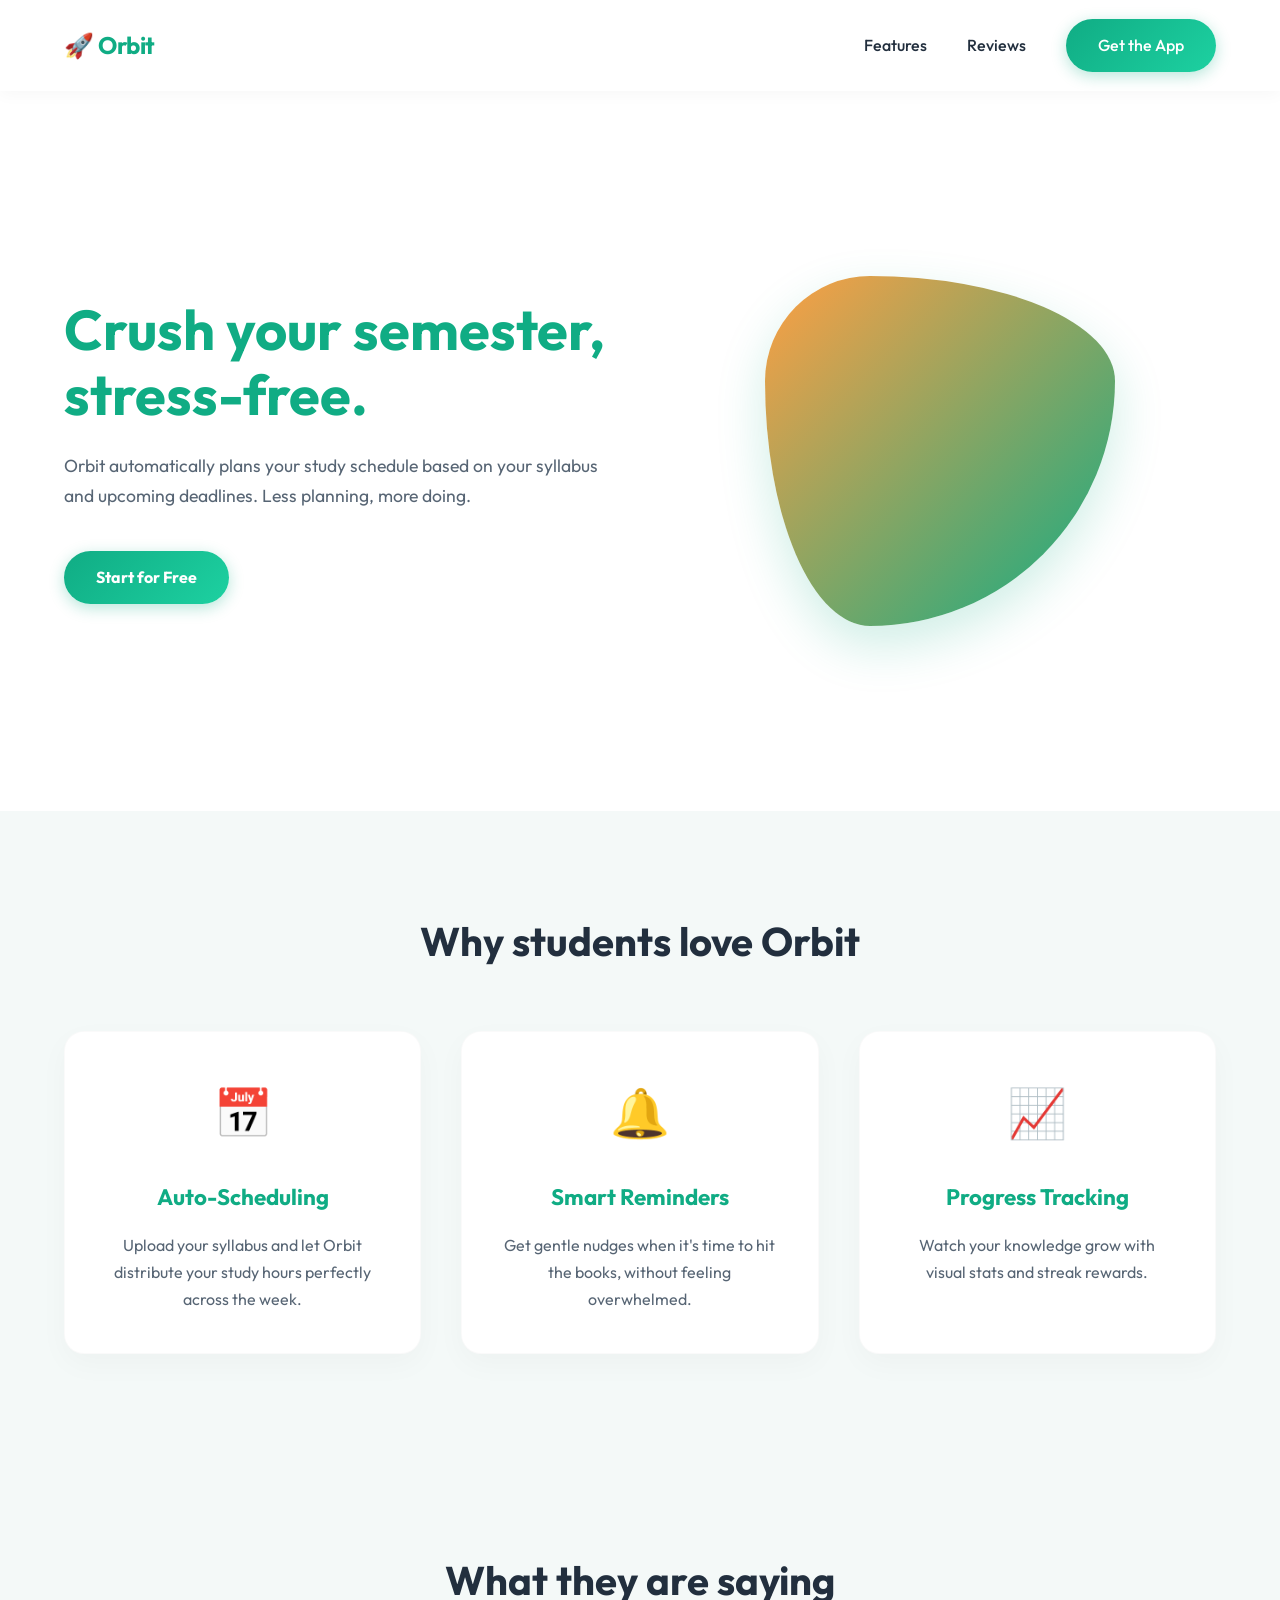
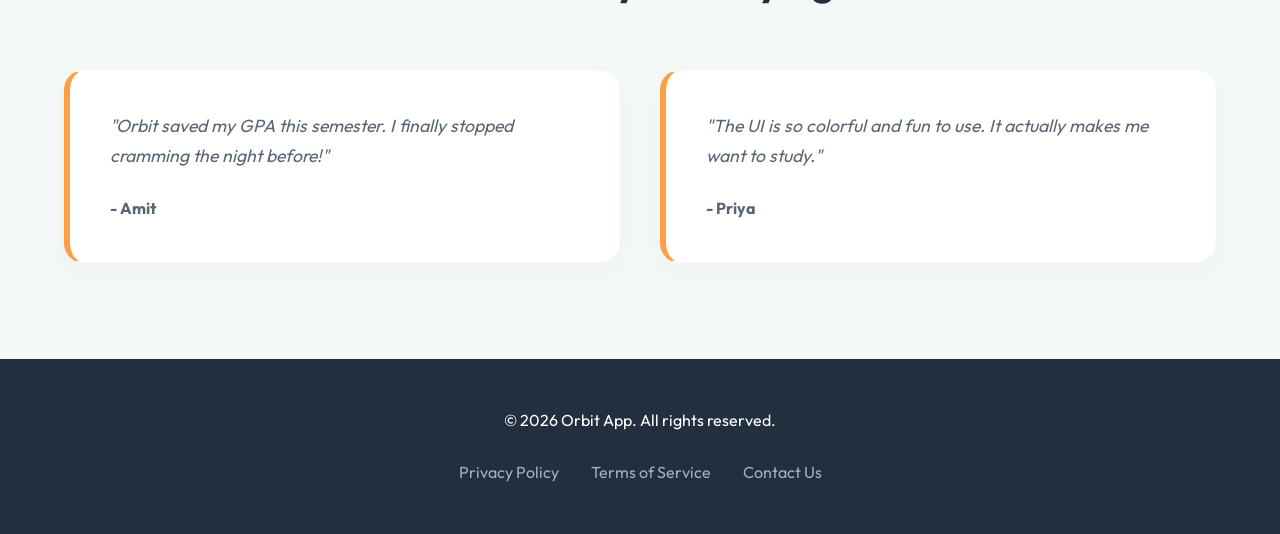
<file: Task_2/index.html>
<!DOCTYPE html>
<html lang="en">
<head>
    <meta charset="UTF-8">
    <meta name="viewport" content="width=device-width, initial-scale=1.0">
    <title>Orbit | Smart Study Planner</title>
    <link rel="stylesheet" href="style.css">
</head>
<body>

    <header>
        <div class="logo">🚀 Orbit</div>
        <nav>
            <ul class="nav-links">
                <li><a href="#features">Features</a></li>
                <li><a href="#testimonials">Reviews</a></li>
                <li><a href="#" class="btn">Get the App</a></li>
            </ul>
        </nav>
    </header>

    <section class="hero">
        <div class="hero-text">
            <h1>Crush your semester, stress-free.</h1>
            <p>Orbit automatically plans your study schedule based on your syllabus and upcoming deadlines. Less planning, more doing.</p>
            <a href="#" class="btn">Start for Free</a>
        </div>
        <div class="hero-img"><div class="mockup"></div></div>
    </section>

    <section id="features" class="section">
        <h2>Why students love Orbit</h2>
        <div class="grid">
            <div class="card"><div class="icon">📅</div><h3>Auto-Scheduling</h3><p>Upload your syllabus and let Orbit distribute your study hours perfectly across the week.</p></div>
            <div class="card"><div class="icon">🔔</div><h3>Smart Reminders</h3><p>Get gentle nudges when it's time to hit the books, without feeling overwhelmed.</p></div>
            <div class="card"><div class="icon">📈</div><h3>Progress Tracking</h3><p>Watch your knowledge grow with visual stats and streak rewards.</p></div>
        </div>
    </section>

    <section id="testimonials" class="section">
        <h2>What they are saying</h2>
        <div class="grid">
            <div class="card review">
                <p class="quote">"Orbit saved my GPA this semester. I finally stopped cramming the night before!"</p>
                <p class="author">- Amit</p>
            </div>
            <div class="card review">
                <p class="quote">"The UI is so colorful and fun to use. It actually makes me want to study."</p>
                <p class="author">- Priya</p>
            </div>
        </div>
    </section>

    <footer>
        <p>&copy; 2026 Orbit App. All rights reserved.</p>
        <div class="links">
            <a href="#">Privacy Policy</a> <a href="#">Terms of Service</a> <a href="#">Contact Us</a>
        </div>
    </footer>

</body>
</html>
</file>
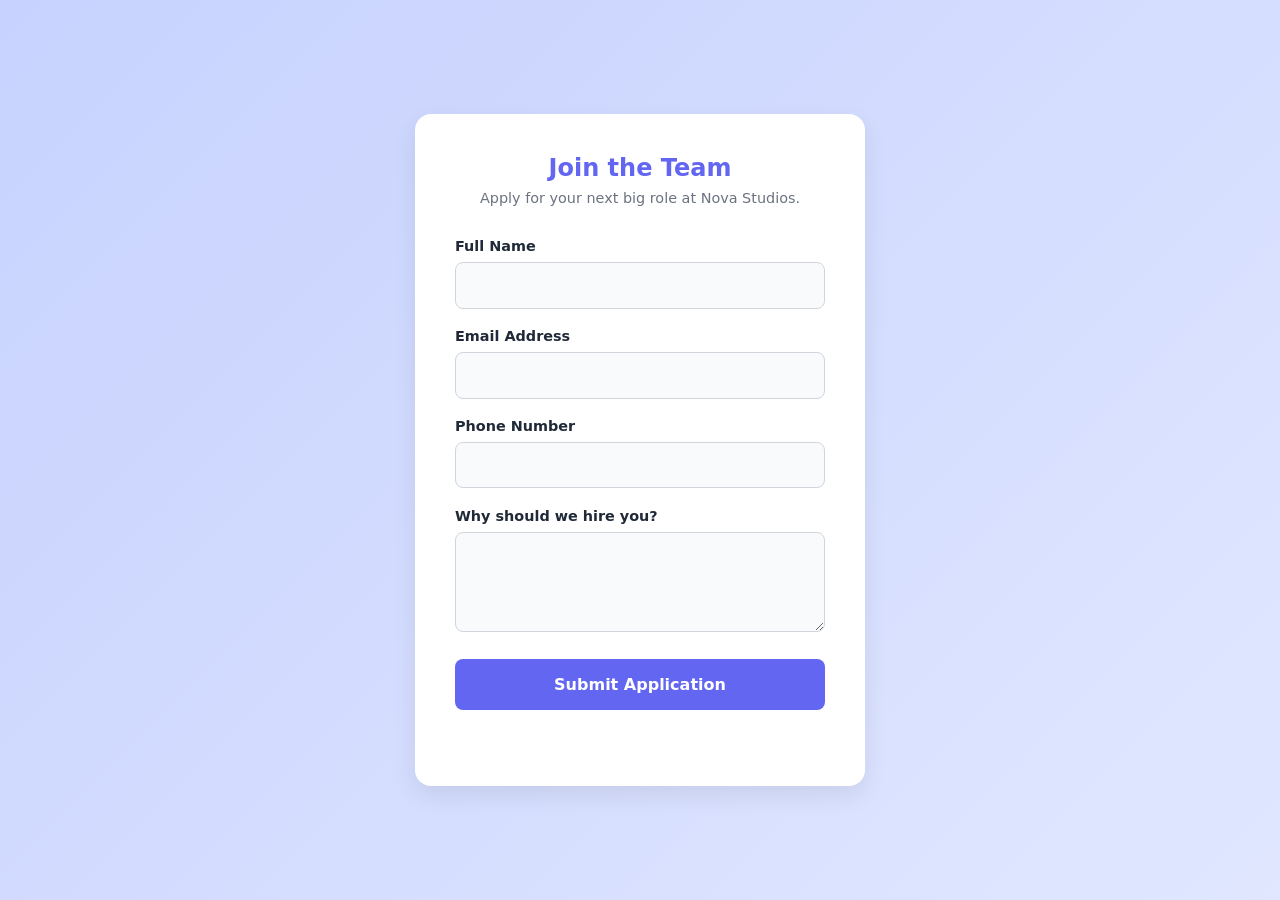
<file: Task_4/index.html>
<!DOCTYPE html>
<html lang="en">

<head>
  <meta charset="UTF-8">
  <meta name="viewport" content="width=device-width, initial-scale=1.0">
  <title>Join Nova Studios</title>
  <link rel="stylesheet" href="style.css">
</head>

<body>
  <div class="container">
    <h2>Join the Team</h2>
    <p class="subtitle">Apply for your next big role at Nova Studios.</p>
    <form id="app-form" novalidate>
      <div class="form-group">
        <label for="name">Full Name</label>
        <input type="text" id="name" name="name">
      </div>
      <div class="form-group">
        <label for="email">Email Address</label>
        <input type="text" id="email" name="email">
      </div>
      <div class="form-group">
        <label for="phone">Phone Number</label>
        <input type="tel" id="phone" name="phone">
      </div>
      <div class="form-group">
        <label for="message">Why should we hire you?</label>
        <textarea id="message" name="message"></textarea>
      </div>
      <button type="submit">Submit Application</button>
      <div id="status"></div>
    </form>
  </div>
  <script src="script.js"></script>
</body>

</html>
</file>
<file: Task_2/style.css>
@import url("https://fonts.googleapis.com/css2?family=Outfit:wght@400;500;700&display=swap");

:root {
  --primary: #10ac84;
  --primary-dark: #0b8767;
  --accent: #ff9f43;
  --bg: #f4f9f8;
  --dark: #222f3e;
  --light: #576574;
  --white: #ffffff;
}

* {
  margin: 0;
  padding: 0;
  box-sizing: border-box;
}

html {
  scroll-behavior: smooth;
}

body {
  background-color: var(--bg);
  color: var(--dark);
  font-family: "Outfit", system-ui, sans-serif;
  line-height: 1.7;
  overflow-x: hidden;
}

a {
  text-decoration: none;
  transition: all 0.3s ease;
}

/* Header & Navigation */
header {
  display: flex;
  justify-content: space-between;
  align-items: center;
  background-color: var(--white);
  padding: 1.2rem 5%;
  box-shadow: 0 4px 15px rgba(0, 0, 0, 0.03);
  position: sticky;
  top: 0;
  z-index: 100;
}

.logo {
  color: var(--primary);
  font-size: 1.5rem;
  font-weight: 700;
  letter-spacing: -0.5px;
}

.nav-links {
  display: flex;
  gap: 2.5rem;
  align-items: center;
  list-style: none;
}

.nav-links a {
  color: var(--dark);
  font-weight: 500;
}

.nav-links a:hover,
.nav-links a:focus {
  color: var(--primary);
  outline: none;
}

/* Buttons */
.btn {
  background: linear-gradient(135deg, var(--primary), #1dd1a1);
  color: var(--white) !important;
  padding: 0.8rem 2rem;
  border-radius: 30px;
  font-weight: 700;
  display: inline-block;
  box-shadow: 0 4px 15px rgba(16, 172, 132, 0.3);
}

.btn:hover {
  transform: translateY(-3px);
  box-shadow: 0 6px 20px rgba(16, 172, 132, 0.4);
  background: linear-gradient(135deg, var(--primary-dark), var(--primary));
}

/* Hero Section */
.hero {
  display: flex;
  justify-content: space-between;
  align-items: center;
  background-color: var(--white);
  padding: 6rem 5%;
  gap: 3rem;
  min-height: 80vh;
  animation: fadeIn 1s ease-out;
}

.hero-text {
  flex: 1;
  max-width: 600px;
}

h1 {
  font-size: 3.5rem;
  line-height: 1.15;
  margin-bottom: 1.5rem;
  color: var(--primary);
}

.hero p {
  color: var(--light);
  font-size: 1.1rem;
  margin-bottom: 2.5rem;
}

.hero-img {
  flex: 1;
  display: flex;
  justify-content: center;
}

/* Animated Mockup Graphic */
.mockup {
  width: 350px;
  height: 350px;
  border-radius: 30% 70% 70% 30% / 30% 30% 70% 70%;
  background: linear-gradient(135deg, var(--accent), var(--primary));
  box-shadow: 0 20px 50px rgba(16, 172, 132, 0.2);
  animation: morphFloat 6s ease-in-out infinite;
}

/* Layout Utilities */
.section {
  padding: 6rem 5%;
  text-align: center;
}

h2 {
  font-size: 2.5rem;
  margin-bottom: 3.5rem;
  color: var(--dark);
}

.grid {
  display: grid;
  grid-template-columns: repeat(auto-fit, minmax(300px, 1fr));
  gap: 2.5rem;
}

/* Cards */
.card {
  background-color: var(--white);
  padding: 2.5rem;
  border-radius: 20px;
  box-shadow: 0 10px 30px rgba(0, 0, 0, 0.03);
  transition:
    transform 0.3s ease,
    box-shadow 0.3s ease;
  border: 1px solid rgba(0, 0, 0, 0.02);
}

.card:hover {
  transform: translateY(-8px);
  box-shadow: 0 15px 35px rgba(0, 0, 0, 0.06);
}

.card .icon {
  font-size: 3rem;
  margin-bottom: 1.5rem;
}

.card h3 {
  color: var(--primary);
  font-size: 1.4rem;
  margin-bottom: 1rem;
}

.card p {
  color: var(--light);
}

/* Testimonials Specific */
.review {
  border-left: 6px solid var(--accent);
  text-align: left;
}

.quote {
  font-style: italic;
  font-size: 1.1rem;
  margin-bottom: 1.5rem;
  color: var(--light);
}

.author {
  color: var(--primary);
  font-weight: 700;
}

/* Footer */
footer {
  background-color: var(--dark);
  color: var(--white);
  padding: 3rem 5%;
  display: flex;
  flex-direction: column;
  align-items: center;
  gap: 1.5rem;
}

.links {
  display: flex;
  gap: 2rem;
}

.links a {
  color: #a4b0be;
}

.links a:hover {
  color: var(--white);
}

/* Animations */
@keyframes fadeIn {
  from {
    opacity: 0;
    transform: translateY(20px);
  }
  to {
    opacity: 1;
    transform: translateY(0);
  }
}

@keyframes morphFloat {
  0% {
    transform: translateY(0px);
    border-radius: 30% 70% 70% 30% / 30% 30% 70% 70%;
  }
  50% {
    transform: translateY(-15px);
    border-radius: 50% 50% 30% 70% / 50% 50% 70% 30%;
  }
  100% {
    transform: translateY(0px);
    border-radius: 30% 70% 70% 30% / 30% 30% 70% 70%;
  }
}

/* Responsive Adjustments */
@media (max-width: 768px) {
  .hero {
    flex-direction: column;
    text-align: center;
    padding: 4rem 5%;
  }

  h1 {
    font-size: 2.8rem;
  }

  .nav-links {
    display: none;
  }

  .logo {
    width: 100%;
    text-align: center;
  }

  .mockup {
    width: 280px;
    height: 280px;
  }
}
</file>
<file: Task_4/style.css>
:root {
  --card: #ffffff;
  --primary: #6366f1;
  --hover: #4f46e5;
  --text: #1f2937;
  --light: #6b7280;
  --border: #d1d5db;
  --error: #ef4444;
  --success: #10b981;
}
* {
  margin: 0;
  padding: 0;
  box-sizing: border-box;
  font-family: system-ui, sans-serif;
}
body {
  background: linear-gradient(135deg, #c7d2fe, #e0e7ff);
  color: var(--text);
  display: flex;
  justify-content: center;
  align-items: center;
  min-height: 100vh;
  padding: 20px;
}
.container {
  background: var(--card);
  padding: 2.5rem;
  border-radius: 16px;
  box-shadow: 0 10px 25px rgba(0, 0, 0, 0.08);
  width: 100%;
  max-width: 450px;
}
h2 {
  text-align: center;
  margin-bottom: 0.5rem;
  color: var(--primary);
}
p.subtitle {
  text-align: center;
  color: var(--light);
  margin-bottom: 2rem;
  font-size: 0.9rem;
}
.form-group {
  display: flex;
  flex-direction: column;
  gap: 0.5rem;
  margin-bottom: 1.2rem;
}
label {
  font-size: 0.9rem;
  font-weight: 600;
}
input,
textarea {
  padding: 0.8rem;
  border: 1px solid var(--border);
  border-radius: 8px;
  font-size: 1rem;
  outline: none;
  transition: 0.2s;
  background: #f9fafb;
}
input:focus,
textarea:focus {
  border-color: var(--primary);
  box-shadow: 0 0 0 3px rgba(99, 102, 241, 0.2);
  background: var(--card);
}
textarea {
  resize: vertical;
  min-height: 100px;
}
button {
  background: var(--primary);
  color: #fff;
  border: none;
  padding: 1rem;
  border-radius: 8px;
  font-size: 1rem;
  font-weight: bold;
  cursor: pointer;
  transition: 0.2s;
  width: 100%;
  margin-top: 0.5rem;
}
button:hover {
  background: var(--hover);
  transform: translateY(-2px);
  box-shadow: 0 4px 12px rgba(99, 102, 241, 0.3);
}
#status {
  text-align: center;
  margin-top: 1rem;
  font-size: 0.9rem;
  font-weight: 500;
  min-height: 20px;
}
.error {
  color: var(--error);
}
.success {
  color: var(--success);
}
</file>
